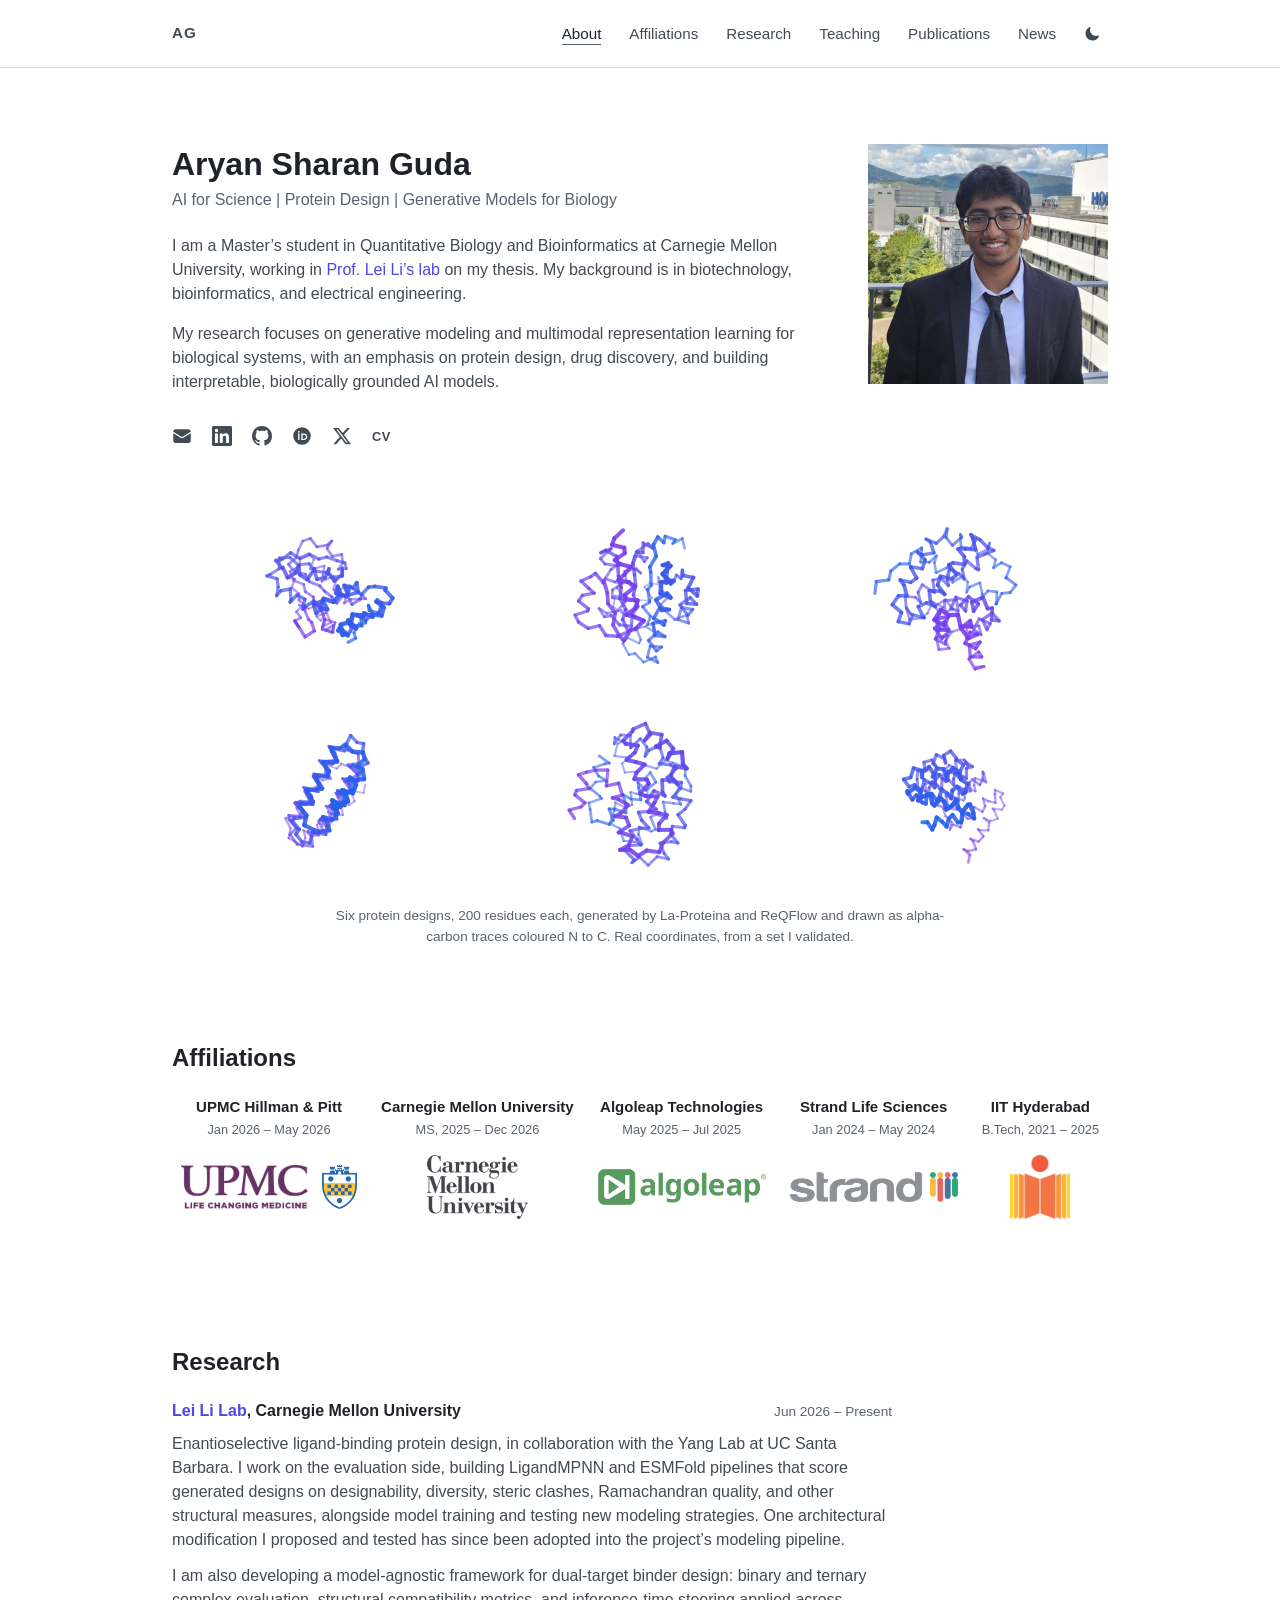
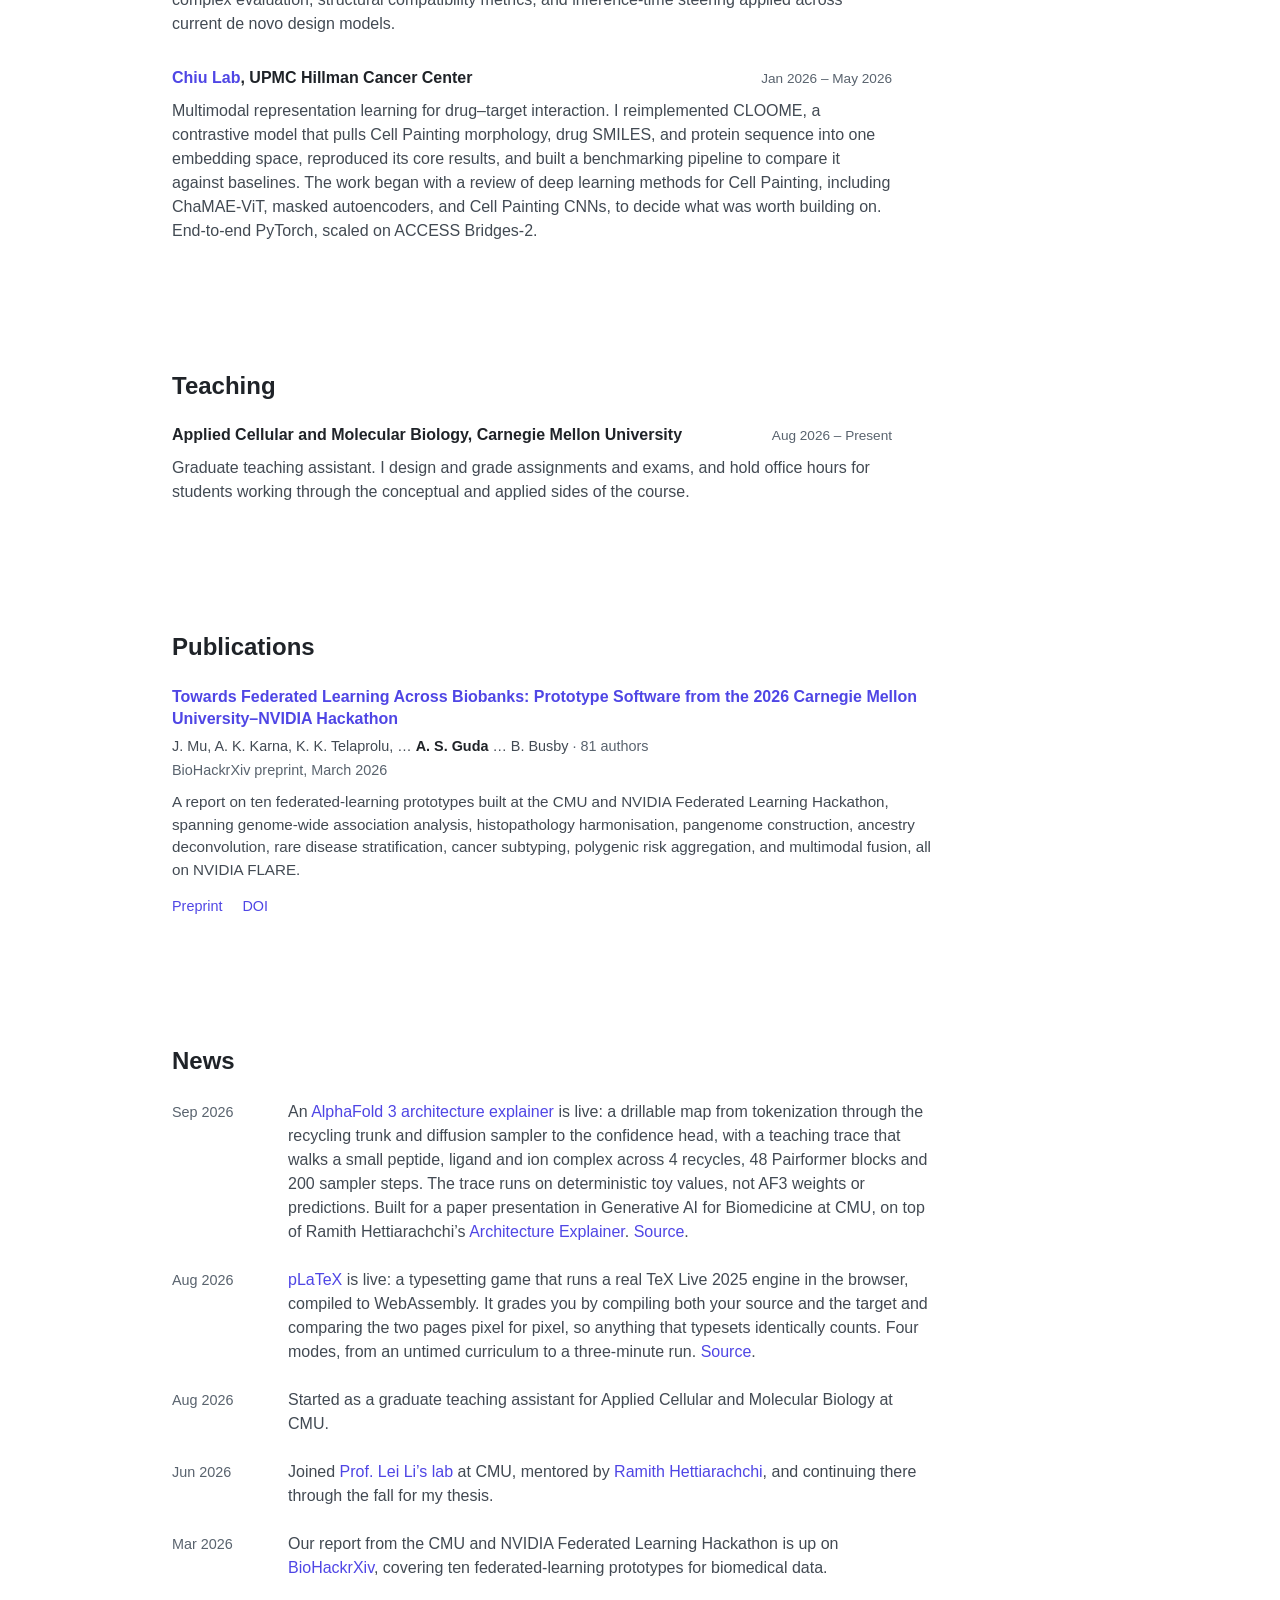
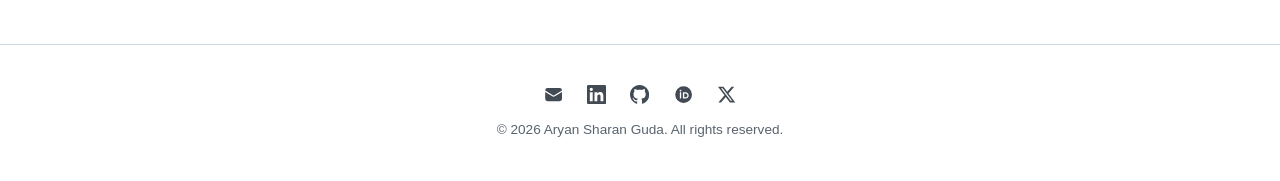
<file: index.html>
<!DOCTYPE html>
<html lang="en">
<head>
    <meta charset="UTF-8">
    <meta name="viewport" content="width=device-width, initial-scale=1.0">
    <title>Aryan Sharan Guda | Portfolio</title>
    <meta name="description" content="Personal portfolio of Aryan Sharan Guda, researcher in Quantitative Biology, Bioinformatics, and AI.">
    <link rel="canonical" href="https://gasredx09.github.io/">
    <meta name="theme-color" content="#0a0a0f">

    <meta property="og:type" content="website">
    <meta property="og:url" content="https://gasredx09.github.io/">
    <meta property="og:title" content="Aryan Sharan Guda">
    <meta property="og:site_name" content="Aryan Sharan Guda">
    <meta property="og:description" content="MS student in Quantitative Biology and Bioinformatics at Carnegie Mellon. Generative models and multimodal representation learning for protein design and drug discovery.">
    <meta name="twitter:card" content="summary">
    <meta name="twitter:site" content="@gasredX_09">
    <meta name="twitter:creator" content="@gasredX_09">
    <meta name="twitter:title" content="Aryan Sharan Guda">
    <meta name="twitter:description" content="MS student in Quantitative Biology and Bioinformatics at Carnegie Mellon. Generative models and multimodal representation learning for protein design and drug discovery.">

    <link rel="icon" href="data:image/svg+xml,%3Csvg xmlns='http://www.w3.org/2000/svg' viewBox='0 0 32 32'%3E%3Cpath d='M7.7 27.5 L4.9 25.1 L4.0 19.9 L6.0 17.9 L10.4 20.4 L10.4 18.7 L9.7 13.8 L13.4 14.4 L16.8 16.0 L15.7 12.0 L16.4 8.5 L21.0 10.7 L22.4 10.5 L20.9 5.5 L24.2 4.5 L28.0 7.1' fill='none' stroke='%237c6cf0' stroke-width='3.0' stroke-linecap='round' stroke-linejoin='round'/%3E%3C/svg%3E">

    <link rel="stylesheet" href="style.css">
    <script>(function(){var t=localStorage.getItem('theme');if(t==='light'||t==='dark')document.documentElement.setAttribute('data-theme',t);})();</script>
</head>
<body>

    <svg width="0" height="0" style="position:absolute" aria-hidden="true" focusable="false">
        <defs>
            <symbol id="i-mail" viewBox="0 0 24 24"><path d="M1.5 8.67v8.58a3 3 0 0 0 3 3h15a3 3 0 0 0 3-3V8.67l-8.928 5.493a3 3 0 0 1-3.144 0L1.5 8.67Z"/><path d="M22.5 6.908V6.75a3 3 0 0 0-3-3h-15a3 3 0 0 0-3 3v.158l9.714 5.978a1.5 1.5 0 0 0 1.572 0L22.5 6.908Z"/></symbol>
            <symbol id="i-github" viewBox="0 0 16 16"><path d="M8 0C3.58 0 0 3.58 0 8c0 3.54 2.29 6.53 5.47 7.59.4.07.55-.17.55-.38 0-.19-.01-.82-.01-1.49-2.01.37-2.53-.49-2.69-.94-.09-.23-.48-.94-.82-1.13-.28-.15-.68-.52-.01-.53.63-.01 1.08.58 1.23.82.72 1.21 1.87.87 2.33.66.07-.52.28-.87.51-1.07-1.78-.2-3.64-.89-3.64-3.95 0-.87.31-1.59.82-2.15-.08-.2-.36-1.02.08-2.12 0 0 .67-.21 2.2.82.64-.18 1.32-.27 2-.27.68 0 1.36.09 2 .27 1.53-1.04 2.2-.82 2.2-.82.44 1.1.16 1.92.08 2.12.51.56.82 1.27.82 2.15 0 3.07-1.87 3.75-3.65 3.95.29.25.54.73.54 1.48 0 1.07-.01 1.93-.01 2.2 0 .21.15.46.55.38A8.012 8.012 0 0 0 16 8c0-4.42-3.58-8-8-8Z"/></symbol>
            <symbol id="i-linkedin" viewBox="0 0 24 24"><path d="M20.447 20.452h-3.554v-5.569c0-1.328-.027-3.037-1.852-3.037-1.853 0-2.136 1.445-2.136 2.939v5.667H9.351V9h3.414v1.561h.046c.477-.9 1.637-1.85 3.37-1.85 3.601 0 4.267 2.37 4.267 5.455v6.286ZM5.337 7.433a2.062 2.062 0 0 1-2.063-2.065 2.064 2.064 0 1 1 2.063 2.065Zm1.782 13.019H3.555V9h3.564v11.452ZM22.225 0H1.771C.792 0 0 .774 0 1.729v20.542C0 23.227.792 24 1.771 24h20.451C23.2 24 24 23.227 24 22.271V1.729C24 .774 23.2 0 22.222 0h.003Z"/></symbol>
            <symbol id="i-x" viewBox="0 0 24 24"><path d="M18.244 2.25h3.308l-7.227 8.26 8.502 11.24H16.17l-5.214-6.817L4.99 21.75H1.68l7.73-8.835L1.254 2.25H8.08l4.713 6.231 5.45-6.231Zm-1.161 17.52h1.833L7.084 4.126H5.117l11.966 15.644Z"/></symbol>
            <symbol id="i-sun" viewBox="0 0 24 24"><path d="M12 2.25a.75.75 0 0 1 .75.75v1.5a.75.75 0 0 1-1.5 0V3a.75.75 0 0 1 .75-.75Zm6.364 2.386a.75.75 0 0 1 0 1.06l-1.06 1.061a.75.75 0 1 1-1.061-1.06l1.06-1.061a.75.75 0 0 1 1.061 0ZM21.75 12a.75.75 0 0 1-.75.75h-1.5a.75.75 0 0 1 0-1.5H21a.75.75 0 0 1 .75.75Zm-2.386 6.364a.75.75 0 0 1-1.06 0l-1.061-1.06a.75.75 0 1 1 1.06-1.061l1.061 1.06a.75.75 0 0 1 0 1.061ZM12 19.5a.75.75 0 0 1 .75.75V21a.75.75 0 0 1-1.5 0v-.75a.75.75 0 0 1 .75-.75ZM5.636 18.364a.75.75 0 0 1 0-1.06l1.06-1.061a.75.75 0 1 1 1.061 1.06l-1.06 1.061a.75.75 0 0 1-1.061 0ZM4.5 12a.75.75 0 0 1-.75.75H3a.75.75 0 0 1 0-1.5h.75A.75.75 0 0 1 4.5 12Zm2.196-6.304a.75.75 0 0 1 1.061 0l1.06 1.06A.75.75 0 0 1 7.757 7.82l-1.06-1.06a.75.75 0 0 1 0-1.062ZM12 6.75a5.25 5.25 0 1 0 0 10.5 5.25 5.25 0 0 0 0-10.5Z"/></symbol>
            <symbol id="i-moon" viewBox="0 0 24 24"><path d="M9.528 1.718a.75.75 0 0 1 .162.819A8.97 8.97 0 0 0 9 6a9 9 0 0 0 9 9 8.97 8.97 0 0 0 3.463-.69.75.75 0 0 1 .981.98 10.503 10.503 0 0 1-9.694 6.46c-5.799 0-10.5-4.7-10.5-10.5 0-4.368 2.667-8.112 6.46-9.694a.75.75 0 0 1 .818.162Z"/></symbol>
            <symbol id="i-orcid" viewBox="0 0 256 256"><path d="M128 16a112 112 0 1 0 0 224 112 112 0 0 0 0-224Zm-41 46.5a11.6 11.6 0 1 1 0 23.2 11.6 11.6 0 0 1 0-23.2ZM95.9 97.3v83.4H78.1V97.3ZM118.9 97.3h32.4c30.8 0 44.4 22 44.4 41.8 0 21.5-16.8 41.6-44.2 41.6h-32.6Zm17.8 15.9v51.6h13.7c19.5 0 28.4-11.8 28.4-25.8 0-13-8.4-25.8-28.4-25.8Z"/></symbol>
        </defs>
    </svg>

    <a href="#about" class="skip-link">Skip to content</a>

    <nav class="navbar">
        <div class="nav-container">
            <a href="#about" class="nav-brand" aria-label="Aryan Sharan Guda, home">AG</a>
            <button class="nav-toggle" type="button" aria-expanded="false" aria-controls="nav-links" aria-label="Open navigation menu">
                <span class="nav-toggle-bar"></span>
                <span class="nav-toggle-bar"></span>
                <span class="nav-toggle-bar"></span>
            </button>
            <ul class="nav-links" id="nav-links">
                <li><a href="#about">About</a></li>
                <li><a href="#affiliations">Affiliations</a></li>
                <li><a href="#research">Research</a></li>
                <li><a href="#teaching">Teaching</a></li>
                <li><a href="#publications">Publications</a></li>
                <li><a href="#news">News</a></li>
            </ul>
            <button class="theme-toggle" type="button" aria-label="Switch to light theme">
                <svg class="icon icon-sun" aria-hidden="true" focusable="false"><use href="#i-sun"/></svg>
                <svg class="icon icon-moon" aria-hidden="true" focusable="false"><use href="#i-moon"/></svg>
            </button>
        </div>
    </nav>

    <main>
        <!-- Hero / About Section -->
        <section id="about" class="section hero">
            <div class="hero-content">
                <div class="hero-text">
                    <h1 class="hero-title">Aryan Sharan Guda</h1>
                    <h2 class="hero-subtitle">AI for Science | Protein Design | Generative Models for Biology</h2>
                    <div class="hero-bio">
                        <p>I am a Master’s student in Quantitative Biology and Bioinformatics at Carnegie Mellon University, working in <a href="https://leililab.github.io" rel="noopener" target="_blank">Prof. Lei Li’s lab</a> on my thesis. My background is in biotechnology, bioinformatics, and electrical engineering.</p>
                        <p>My research focuses on generative modeling and multimodal representation learning for biological systems, with an emphasis on protein design, drug discovery, and building interpretable, biologically grounded AI models.</p>
                    </div>
                    <div class="social-links">
                        <a href="mailto:aryanshg@andrew.cmu.edu" class="social-icon" aria-label="Email Aryan"><svg class="icon" aria-hidden="true" focusable="false"><use href="#i-mail"/></svg></a>
                        <a href="https://www.linkedin.com/in/gasredx09/" class="social-icon" aria-label="LinkedIn profile" rel="me noopener" target="_blank"><svg class="icon" aria-hidden="true" focusable="false"><use href="#i-linkedin"/></svg></a>
                        <a href="https://github.com/gasredX09" class="social-icon" aria-label="GitHub profile" rel="me noopener" target="_blank"><svg class="icon" aria-hidden="true" focusable="false"><use href="#i-github"/></svg></a>
                        <a href="https://orcid.org/0009-0001-7684-9786" class="social-icon" aria-label="ORCID record" rel="me noopener" target="_blank"><svg class="icon" aria-hidden="true" focusable="false"><use href="#i-orcid"/></svg></a>
                    <a href="https://x.com/gasredX_09" class="social-icon" aria-label="X profile" rel="me noopener" target="_blank"><svg class="icon" aria-hidden="true" focusable="false"><use href="#i-x"/></svg></a>
                        <a href="Aryan-PhD-CV.pdf" class="social-icon social-cv" aria-label="Curriculum vitae" rel="noopener" target="_blank">CV</a>
                    </div>
                </div>
                <img class="hero-photo" src="assets/aryan-guda.jpg" alt="Aryan Sharan Guda"
                     width="480" height="480" loading="lazy" decoding="async">
            </div>
        </section>

        <!-- Generated backbones from the structural validation set -->
        <section class="section structure-section">
            <figure class="structure" hidden>
                <canvas class="structure-canvas" role="img"
                        aria-label="Alpha-carbon traces of six generated protein backbones from La-Proteina and ReQFlow, which turn as the page scrolls and can each be dragged to rotate"></canvas>
                <figcaption class="structure-caption">Six protein designs, 200 residues each, generated by La-Proteina and ReQFlow and drawn as alpha-carbon traces coloured N to C. Real coordinates, from a set I validated.</figcaption>
            </figure>
        </section>

        <!-- Affiliations Section -->
        <section id="affiliations" class="section">
            <h2 class="section-title">Affiliations</h2>
            <ul class="affil-strip">

                <li class="affil">
                    <p class="affil-name">UPMC Hillman &amp; Pitt</p>
                    <p class="affil-date">Jan 2026 – May 2026</p>
                    <a class="affil-logo affil-logo-pair" href="https://www.chiu-lab.org/" rel="noopener" target="_blank">
                        <img class="logo-dark" src="assets/logos/upmc.png" width="320" height="110" alt="" loading="lazy" decoding="async">
                        <img class="logo-light" src="assets/logos/upmc-light.png" width="320" height="111" alt="" loading="lazy" decoding="async">
                        <img class="logo-dark" src="assets/logos/pitt.png" width="111" height="139" alt="" loading="lazy" decoding="async">
                        <img class="logo-light" src="assets/logos/pitt-light.png" width="254" height="320" alt="" loading="lazy" decoding="async">
                    </a>
                </li>
                <li class="affil">
                    <p class="affil-name">Carnegie Mellon University</p>
                    <p class="affil-date">MS, 2025 – Dec 2026</p>
                    <a class="affil-logo" href="https://www.cmu.edu/" rel="noopener" target="_blank">
                        <img class="logo-dark" src="assets/logos/cmu.png" width="320" height="204" alt="" loading="lazy" decoding="async">
                        <img class="logo-light" src="assets/logos/cmu-light.png" width="320" height="204" alt="" loading="lazy" decoding="async">
                    </a>
                </li>
                <li class="affil">
                    <p class="affil-name">Algoleap Technologies</p>
                    <p class="affil-date">May 2025 – Jul 2025</p>
                    <a class="affil-logo" href="https://algoleap.com/" rel="noopener" target="_blank">
                        <img src="assets/logos/algoleap.png" alt="" width="320" height="68" loading="lazy" decoding="async">
                    </a>
                </li>
                <li class="affil">
                    <p class="affil-name">Strand Life Sciences</p>
                    <p class="affil-date">Jan 2024 – May 2024</p>
                    <a class="affil-logo" href="https://strandls.com/" rel="noopener" target="_blank">
                        <img class="logo-dark" src="assets/logos/strand.png" width="320" height="61" alt="" loading="lazy" decoding="async">
                        <img class="logo-light" src="assets/logos/strand-light.png" width="320" height="59" alt="" loading="lazy" decoding="async">
                    </a>
                </li>
                <li class="affil">
                    <p class="affil-name">IIT Hyderabad</p>
                    <p class="affil-date">B.Tech, 2021 – 2025</p>
                    <a class="affil-logo" href="https://iith.ac.in/" rel="noopener" target="_blank">
                        <img src="assets/logos/iith.png" alt="" width="299" height="320" loading="lazy" decoding="async">
                    </a>
                </li>

            </ul>
        </section>

        <!-- Research Section -->
        <section id="research" class="section">
            <h2 class="section-title">Research</h2>

            <div class="role">
                <div class="role-head">
                    <h3 class="role-where"><a href="https://leililab.github.io" rel="noopener" target="_blank">Lei Li Lab</a>, Carnegie Mellon University</h3>
                    <span class="role-date">Jun 2026 &ndash; Present</span>
                </div>
                <p class="role-body">Enantioselective ligand-binding protein design, in collaboration with the Yang Lab at UC Santa Barbara. I work on the evaluation side, building LigandMPNN and ESMFold pipelines that score generated designs on designability, diversity, steric clashes, Ramachandran quality, and other structural measures, alongside model training and testing new modeling strategies. One architectural modification I proposed and tested has since been adopted into the project&rsquo;s modeling pipeline.</p>
                <p class="role-body">I am also developing a model-agnostic framework for dual-target binder design: binary and ternary complex evaluation, structural compatibility metrics, and inference-time steering applied across current de novo design models.</p>
            </div>

            <div class="role">
                <div class="role-head">
                    <h3 class="role-where"><a href="https://www.chiu-lab.org/" rel="noopener" target="_blank">Chiu Lab</a>, UPMC Hillman Cancer Center</h3>
                    <span class="role-date">Jan 2026 &ndash; May 2026</span>
                </div>
                <p class="role-body">Multimodal representation learning for drug&ndash;target interaction. I reimplemented CLOOME, a contrastive model that pulls Cell Painting morphology, drug SMILES, and protein sequence into one embedding space, reproduced its core results, and built a benchmarking pipeline to compare it against baselines. The work began with a review of deep learning methods for Cell Painting, including ChaMAE-ViT, masked autoencoders, and Cell Painting CNNs, to decide what was worth building on. End-to-end PyTorch, scaled on ACCESS Bridges-2.</p>
            </div>
        </section>

        <!-- Teaching Section -->
        <section id="teaching" class="section">
            <h2 class="section-title">Teaching</h2>
            <div class="role">
                <div class="role-head">
                    <h3 class="role-where">Applied Cellular and Molecular Biology, Carnegie Mellon University</h3>
                    <span class="role-date">Aug 2026 &ndash; Present</span>
                </div>
                <p class="role-body">Graduate teaching assistant. I design and grade assignments and exams, and hold office hours for students working through the conceptual and applied sides of the course.</p>
            </div>
        </section>

        <!-- Publications Section -->
        <section id="publications" class="section">
            <h2 class="section-title">Publications</h2>
            <ul class="pub-list">
                <li class="pub-item">
                    <h3 class="pub-title"><a href="https://osf.io/preprints/biohackrxiv/5psfj_v1" rel="noopener" target="_blank">Towards Federated Learning Across Biobanks: Prototype Software from the 2026 Carnegie Mellon University&ndash;NVIDIA Hackathon</a></h3>
                    <p class="pub-authors">J. Mu, A. K. Karna, K. K. Telaprolu, &hellip; <strong>A. S. Guda</strong> &hellip; B. Busby <span class="pub-count">81 authors</span></p>
                    <p class="pub-venue">BioHackrXiv preprint, March 2026</p>
                    <p class="pub-note">A report on ten federated-learning prototypes built at the CMU and NVIDIA Federated Learning Hackathon, spanning genome-wide association analysis, histopathology harmonisation, pangenome construction, ancestry deconvolution, rare disease stratification, cancer subtyping, polygenic risk aggregation, and multimodal fusion, all on NVIDIA FLARE.</p>
                    <p class="project-links">
                        <a href="https://osf.io/preprints/biohackrxiv/5psfj_v1" rel="noopener" target="_blank">Preprint</a>
                        <a href="https://doi.org/10.37044/osf.io/5psfj_v1" rel="noopener" target="_blank">DOI</a>
                    </p>
                </li>
            </ul>
        </section>

        <!-- News Section -->
        <section id="news" class="section">
            <h2 class="section-title">News</h2>
            <ul class="news-list">
                <li class="news-item">
                    <span class="news-date">Sep 2026</span>
                    <p class="news-body">An <a href="https://gasredx09.github.io/af3-visualizer/" rel="noopener" target="_blank">AlphaFold 3 architecture explainer</a> is live: a drillable map from tokenization through the recycling trunk and diffusion sampler to the confidence head, with a teaching trace that walks a small peptide, ligand and ion complex across 4 recycles, 48 Pairformer blocks and 200 sampler steps. The trace runs on deterministic toy values, not AF3 weights or predictions. Built for a paper presentation in Generative AI for Biomedicine at CMU, on top of Ramith Hettiarachchi’s <a href="https://github.com/ramithuh/explainer" rel="noopener" target="_blank">Architecture Explainer</a>. <a href="https://github.com/gasredX09/af3-visualizer" rel="noopener" target="_blank">Source</a>.</p>
                </li>
                <li class="news-item">
                    <span class="news-date">Aug 2026</span>
                    <p class="news-body"><a href="https://gasredx09.github.io/pLaTeX/" rel="noopener" target="_blank">pLaTeX</a> is live: a typesetting game that runs a real TeX Live 2025 engine in the browser, compiled to WebAssembly. It grades you by compiling both your source and the target and comparing the two pages pixel for pixel, so anything that typesets identically counts. Four modes, from an untimed curriculum to a three-minute run. <a href="https://github.com/gasredX09/pLaTeX" rel="noopener" target="_blank">Source</a>.</p>
                </li>
                <li class="news-item">
                    <span class="news-date">Aug 2026</span>
                    <p class="news-body">Started as a graduate teaching assistant for Applied Cellular and Molecular Biology at CMU.</p>
                </li>
                <li class="news-item">
                    <span class="news-date">Jun 2026</span>
                    <p class="news-body">Joined <a href="https://leililab.github.io" rel="noopener" target="_blank">Prof. Lei Li’s lab</a> at CMU, mentored by <a href="https://ramith.fyi" rel="noopener" target="_blank">Ramith Hettiarachchi</a>, and continuing there through the fall for my thesis.</p>
                </li>
                <li class="news-item">
                    <span class="news-date">Mar 2026</span>
                    <p class="news-body">Our report from the CMU and NVIDIA Federated Learning Hackathon is up on <a href="https://osf.io/preprints/biohackrxiv/5psfj_v1" rel="noopener" target="_blank">BioHackrXiv</a>, covering ten federated-learning prototypes for biomedical data.</p>
                </li>
            </ul>
        </section>

    </main>

    <footer class="footer">
        <div class="footer-content">
            <div class="footer-social">
                <a href="mailto:aryanshg@andrew.cmu.edu" aria-label="Email Aryan"><svg class="icon" aria-hidden="true" focusable="false"><use href="#i-mail"/></svg></a>
                <a href="https://www.linkedin.com/in/gasredx09/" aria-label="LinkedIn profile" rel="me noopener" target="_blank"><svg class="icon" aria-hidden="true" focusable="false"><use href="#i-linkedin"/></svg></a>
                <a href="https://github.com/gasredX09" aria-label="GitHub profile" rel="me noopener" target="_blank"><svg class="icon" aria-hidden="true" focusable="false"><use href="#i-github"/></svg></a>
                <a href="https://orcid.org/0009-0001-7684-9786" aria-label="ORCID record" rel="me noopener" target="_blank"><svg class="icon" aria-hidden="true" focusable="false"><use href="#i-orcid"/></svg></a>
                <a href="https://x.com/gasredX_09" aria-label="X profile" rel="me noopener" target="_blank"><svg class="icon" aria-hidden="true" focusable="false"><use href="#i-x"/></svg></a>
            </div>
            <p>&copy; 2026 Aryan Sharan Guda. All rights reserved.</p>
        </div>
    </footer>

    <script src="script.js"></script>
    <script src="assets/backbones.js"></script>
    <script src="protein.js"></script>
</body>
</html>
</file>
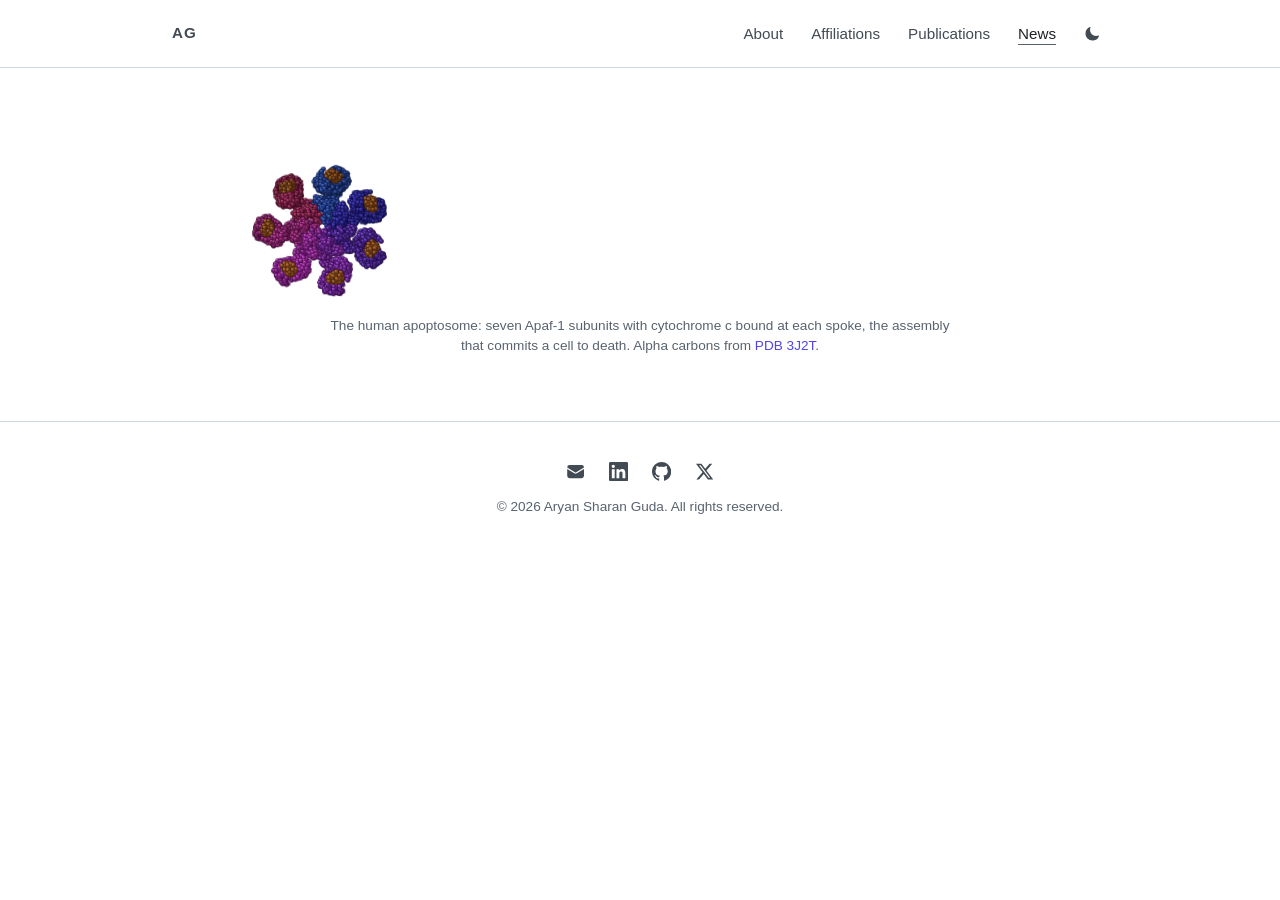
<file: .apo.html>
<!DOCTYPE html>
<html lang="en">
<head>
    <meta charset="UTF-8">
    <meta name="viewport" content="width=device-width, initial-scale=1.0">
    <title>Aryan Sharan Guda | Portfolio</title>
    <meta name="description" content="Personal portfolio of Aryan Sharan Guda, researcher in Quantitative Biology, Bioinformatics, and AI.">
    <link rel="canonical" href="https://gasredx09.github.io/">
    <meta name="theme-color" content="#0a0a0f">

    <meta property="og:type" content="website">
    <meta property="og:url" content="https://gasredx09.github.io/">
    <meta property="og:title" content="Aryan Sharan Guda">
    <meta property="og:site_name" content="Aryan Sharan Guda">
    <meta property="og:description" content="MS student in Quantitative Biology and Bioinformatics at Carnegie Mellon. Generative models and multimodal representation learning for protein design and drug discovery.">
    <meta name="twitter:card" content="summary">
    <meta name="twitter:site" content="@gasredX_09">
    <meta name="twitter:creator" content="@gasredX_09">
    <meta name="twitter:title" content="Aryan Sharan Guda">
    <meta name="twitter:description" content="MS student in Quantitative Biology and Bioinformatics at Carnegie Mellon. Generative models and multimodal representation learning for protein design and drug discovery.">

    <link rel="icon" href="data:image/svg+xml,%3Csvg xmlns='http://www.w3.org/2000/svg' viewBox='0 0 32 32'%3E%3Cpath d='M7.7 27.5 L4.9 25.1 L4.0 19.9 L6.0 17.9 L10.4 20.4 L10.4 18.7 L9.7 13.8 L13.4 14.4 L16.8 16.0 L15.7 12.0 L16.4 8.5 L21.0 10.7 L22.4 10.5 L20.9 5.5 L24.2 4.5 L28.0 7.1' fill='none' stroke='%237c6cf0' stroke-width='3.0' stroke-linecap='round' stroke-linejoin='round'/%3E%3C/svg%3E">

    <link rel="stylesheet" href="style.css">
    <script>(function(){var t=localStorage.getItem('theme');if(t==='light'||t==='dark')document.documentElement.setAttribute('data-theme',t);})();</script>
<style>.hero,#affiliations,#publications,#news,.structure-section{display:none}main{padding-top:90px}</style></head>
<body>

    <svg width="0" height="0" style="position:absolute" aria-hidden="true" focusable="false">
        <defs>
            <symbol id="i-mail" viewBox="0 0 24 24"><path d="M1.5 8.67v8.58a3 3 0 0 0 3 3h15a3 3 0 0 0 3-3V8.67l-8.928 5.493a3 3 0 0 1-3.144 0L1.5 8.67Z"/><path d="M22.5 6.908V6.75a3 3 0 0 0-3-3h-15a3 3 0 0 0-3 3v.158l9.714 5.978a1.5 1.5 0 0 0 1.572 0L22.5 6.908Z"/></symbol>
            <symbol id="i-github" viewBox="0 0 16 16"><path d="M8 0C3.58 0 0 3.58 0 8c0 3.54 2.29 6.53 5.47 7.59.4.07.55-.17.55-.38 0-.19-.01-.82-.01-1.49-2.01.37-2.53-.49-2.69-.94-.09-.23-.48-.94-.82-1.13-.28-.15-.68-.52-.01-.53.63-.01 1.08.58 1.23.82.72 1.21 1.87.87 2.33.66.07-.52.28-.87.51-1.07-1.78-.2-3.64-.89-3.64-3.95 0-.87.31-1.59.82-2.15-.08-.2-.36-1.02.08-2.12 0 0 .67-.21 2.2.82.64-.18 1.32-.27 2-.27.68 0 1.36.09 2 .27 1.53-1.04 2.2-.82 2.2-.82.44 1.1.16 1.92.08 2.12.51.56.82 1.27.82 2.15 0 3.07-1.87 3.75-3.65 3.95.29.25.54.73.54 1.48 0 1.07-.01 1.93-.01 2.2 0 .21.15.46.55.38A8.012 8.012 0 0 0 16 8c0-4.42-3.58-8-8-8Z"/></symbol>
            <symbol id="i-linkedin" viewBox="0 0 24 24"><path d="M20.447 20.452h-3.554v-5.569c0-1.328-.027-3.037-1.852-3.037-1.853 0-2.136 1.445-2.136 2.939v5.667H9.351V9h3.414v1.561h.046c.477-.9 1.637-1.85 3.37-1.85 3.601 0 4.267 2.37 4.267 5.455v6.286ZM5.337 7.433a2.062 2.062 0 0 1-2.063-2.065 2.064 2.064 0 1 1 2.063 2.065Zm1.782 13.019H3.555V9h3.564v11.452ZM22.225 0H1.771C.792 0 0 .774 0 1.729v20.542C0 23.227.792 24 1.771 24h20.451C23.2 24 24 23.227 24 22.271V1.729C24 .774 23.2 0 22.222 0h.003Z"/></symbol>
            <symbol id="i-x" viewBox="0 0 24 24"><path d="M18.244 2.25h3.308l-7.227 8.26 8.502 11.24H16.17l-5.214-6.817L4.99 21.75H1.68l7.73-8.835L1.254 2.25H8.08l4.713 6.231 5.45-6.231Zm-1.161 17.52h1.833L7.084 4.126H5.117l11.966 15.644Z"/></symbol>
            <symbol id="i-sun" viewBox="0 0 24 24"><path d="M12 2.25a.75.75 0 0 1 .75.75v1.5a.75.75 0 0 1-1.5 0V3a.75.75 0 0 1 .75-.75Zm6.364 2.386a.75.75 0 0 1 0 1.06l-1.06 1.061a.75.75 0 1 1-1.061-1.06l1.06-1.061a.75.75 0 0 1 1.061 0ZM21.75 12a.75.75 0 0 1-.75.75h-1.5a.75.75 0 0 1 0-1.5H21a.75.75 0 0 1 .75.75Zm-2.386 6.364a.75.75 0 0 1-1.06 0l-1.061-1.06a.75.75 0 1 1 1.06-1.061l1.061 1.06a.75.75 0 0 1 0 1.061ZM12 19.5a.75.75 0 0 1 .75.75V21a.75.75 0 0 1-1.5 0v-.75a.75.75 0 0 1 .75-.75ZM5.636 18.364a.75.75 0 0 1 0-1.06l1.06-1.061a.75.75 0 1 1 1.061 1.06l-1.06 1.061a.75.75 0 0 1-1.061 0ZM4.5 12a.75.75 0 0 1-.75.75H3a.75.75 0 0 1 0-1.5h.75A.75.75 0 0 1 4.5 12Zm2.196-6.304a.75.75 0 0 1 1.061 0l1.06 1.06A.75.75 0 0 1 7.757 7.82l-1.06-1.06a.75.75 0 0 1 0-1.062ZM12 6.75a5.25 5.25 0 1 0 0 10.5 5.25 5.25 0 0 0 0-10.5Z"/></symbol>
            <symbol id="i-moon" viewBox="0 0 24 24"><path d="M9.528 1.718a.75.75 0 0 1 .162.819A8.97 8.97 0 0 0 9 6a9 9 0 0 0 9 9 8.97 8.97 0 0 0 3.463-.69.75.75 0 0 1 .981.98 10.503 10.503 0 0 1-9.694 6.46c-5.799 0-10.5-4.7-10.5-10.5 0-4.368 2.667-8.112 6.46-9.694a.75.75 0 0 1 .818.162Z"/></symbol>
        </defs>
    </svg>

    <a href="#about" class="skip-link">Skip to content</a>

    <nav class="navbar">
        <div class="nav-container">
            <a href="#about" class="nav-brand" aria-label="Aryan Sharan Guda, home">AG</a>
            <button class="nav-toggle" type="button" aria-expanded="false" aria-controls="nav-links" aria-label="Open navigation menu">
                <span class="nav-toggle-bar"></span>
                <span class="nav-toggle-bar"></span>
                <span class="nav-toggle-bar"></span>
            </button>
            <ul class="nav-links" id="nav-links">
                <li><a href="#about">About</a></li>
                <li><a href="#affiliations">Affiliations</a></li>
                <li><a href="#publications">Publications</a></li>
                <li><a href="#news">News</a></li>
            </ul>
            <button class="theme-toggle" type="button" aria-label="Switch to light theme">
                <svg class="icon icon-sun" aria-hidden="true" focusable="false"><use href="#i-sun"/></svg>
                <svg class="icon icon-moon" aria-hidden="true" focusable="false"><use href="#i-moon"/></svg>
            </button>
        </div>
    </nav>

    <main>
        <!-- Hero / About Section -->
        <section id="about" class="section hero">
            <div class="hero-content">
                <div class="hero-text">
                    <h1 class="hero-title">Aryan Sharan Guda</h1>
                    <h2 class="hero-subtitle">AI for Science | Protein Design | Generative Models for Biology</h2>
                    <div class="hero-bio">
                        <p>I am a Master’s student in Quantitative Biology and Bioinformatics at Carnegie Mellon University, working in <a href="https://leililab.github.io" rel="noopener" target="_blank">Prof. Lei Li’s lab</a> on my thesis. My background is in biotechnology, bioinformatics, and electrical engineering.</p>
                        <p>My research focuses on generative modeling and multimodal representation learning for biological systems, with an emphasis on protein design, drug discovery, and building interpretable, biologically grounded AI models.</p>
                    </div>
                    <div class="social-links">
                        <a href="mailto:aryanshg@andrew.cmu.edu" class="social-icon" aria-label="Email Aryan"><svg class="icon" aria-hidden="true" focusable="false"><use href="#i-mail"/></svg></a>
                        <a href="https://www.linkedin.com/in/gasredx09/" class="social-icon" aria-label="LinkedIn profile" rel="me noopener" target="_blank"><svg class="icon" aria-hidden="true" focusable="false"><use href="#i-linkedin"/></svg></a>
                        <a href="https://github.com/gasredX09" class="social-icon" aria-label="GitHub profile" rel="me noopener" target="_blank"><svg class="icon" aria-hidden="true" focusable="false"><use href="#i-github"/></svg></a>
                        <a href="https://x.com/gasredX_09" class="social-icon" aria-label="X profile" rel="me noopener" target="_blank"><svg class="icon" aria-hidden="true" focusable="false"><use href="#i-x"/></svg></a>
                    </div>
                </div>
                <img class="hero-photo" src="assets/aryan-guda.jpg" alt="Aryan Sharan Guda"
                     width="480" height="480" loading="lazy" decoding="async">
            </div>
        </section>

        <!-- Generated backbones from the structural validation set -->
        <section class="section structure-section">
            <figure class="structure" hidden>
                <canvas class="structure-canvas" role="img"
                        aria-label="Alpha-carbon traces of six generated protein backbones from La-Proteina and ReQFlow, which turn as the page scrolls and can each be dragged to rotate"></canvas>
                <figcaption class="structure-caption">Six protein designs, 200 residues each, generated by La-Proteina and ReQFlow and drawn as alpha-carbon traces coloured N to C. Real coordinates, from a set I validated.</figcaption>
            </figure>
        </section>

        <!-- Affiliations Section -->
        <section id="affiliations" class="section">
            <h2 class="section-title">Affiliations</h2>
            <ul class="affil-strip">

                <li class="affil">
                    <p class="affil-name">UPMC Hillman &amp; Pitt</p>
                    <p class="affil-date">Jan 2026 – May 2026</p>
                    <a class="affil-logo affil-logo-pair" href="https://www.chiu-lab.org/" rel="noopener" target="_blank">
                        <img class="logo-dark" src="assets/logos/upmc.png" width="320" height="110" alt="" loading="lazy" decoding="async">
                        <img class="logo-light" src="assets/logos/upmc-light.png" width="320" height="111" alt="" loading="lazy" decoding="async">
                        <img class="logo-dark" src="assets/logos/pitt.png" width="111" height="139" alt="" loading="lazy" decoding="async">
                        <img class="logo-light" src="assets/logos/pitt-light.png" width="254" height="320" alt="" loading="lazy" decoding="async">
                    </a>
                </li>
                <li class="affil">
                    <p class="affil-name">Carnegie Mellon University</p>
                    <p class="affil-date">MS, 2025 – Dec 2026</p>
                    <a class="affil-logo" href="https://www.cmu.edu/" rel="noopener" target="_blank">
                        <img class="logo-dark" src="assets/logos/cmu.png" width="320" height="204" alt="" loading="lazy" decoding="async">
                        <img class="logo-light" src="assets/logos/cmu-light.png" width="320" height="204" alt="" loading="lazy" decoding="async">
                    </a>
                </li>
                <li class="affil">
                    <p class="affil-name">Algoleap Technologies</p>
                    <p class="affil-date">May 2025 – Jul 2025</p>
                    <a class="affil-logo" href="https://algoleap.com/" rel="noopener" target="_blank">
                        <img src="assets/logos/algoleap.png" alt="" width="320" height="68" loading="lazy" decoding="async">
                    </a>
                </li>
                <li class="affil">
                    <p class="affil-name">Strand Life Sciences</p>
                    <p class="affil-date">Jan 2024 – May 2024</p>
                    <a class="affil-logo" href="https://strandls.com/" rel="noopener" target="_blank">
                        <img class="logo-dark" src="assets/logos/strand.png" width="320" height="61" alt="" loading="lazy" decoding="async">
                        <img class="logo-light" src="assets/logos/strand-light.png" width="320" height="59" alt="" loading="lazy" decoding="async">
                    </a>
                </li>
                <li class="affil">
                    <p class="affil-name">IIT Hyderabad</p>
                    <p class="affil-date">B.Tech, 2021 – 2025</p>
                    <a class="affil-logo" href="https://iith.ac.in/" rel="noopener" target="_blank">
                        <img src="assets/logos/iith.png" alt="" width="299" height="320" loading="lazy" decoding="async">
                    </a>
                </li>

            </ul>
        </section>

        <!-- Human apoptosome, PDB 3J2T -->
        <section class="section apo-section">
            <figure class="apo" hidden>
                <canvas class="apoptosome-canvas" tabindex="0" role="img"
                        aria-label="Space-filling model of the human apoptosome, a seven-fold ring of Apaf-1 with cytochrome c bound at each spoke. Rotates while hovered or focused."></canvas>
                <figcaption class="structure-caption">The human apoptosome: seven Apaf-1 subunits with cytochrome c bound at each spoke, the assembly that commits a cell to death. Alpha carbons from <a href="https://www.rcsb.org/structure/3J2T" rel="noopener" target="_blank">PDB 3J2T</a>.</figcaption>
            </figure>
        </section>

        <!-- Publications Section -->
        <section id="publications" class="section">
            <h2 class="section-title">Publications</h2>
            <ul class="pub-list">
                <li class="pub-item">
                    <h3 class="pub-title"><a href="https://osf.io/preprints/biohackrxiv/5psfj_v1" rel="noopener" target="_blank">Towards Federated Learning Across Biobanks: Prototype Software from the 2026 Carnegie Mellon University&ndash;NVIDIA Hackathon</a></h3>
                    <p class="pub-authors">J. Mu, A. K. Karna, K. K. Telaprolu, &hellip; <strong>A. S. Guda</strong> &hellip; B. Busby <span class="pub-count">81 authors</span></p>
                    <p class="pub-venue">BioHackrXiv preprint, March 2026</p>
                    <p class="pub-note">A report on ten federated-learning prototypes built at the CMU and NVIDIA Federated Learning Hackathon, spanning genome-wide association analysis, histopathology harmonisation, pangenome construction, ancestry deconvolution, rare disease stratification, cancer subtyping, polygenic risk aggregation, and multimodal fusion, all on NVIDIA FLARE.</p>
                    <p class="project-links">
                        <a href="https://osf.io/preprints/biohackrxiv/5psfj_v1" rel="noopener" target="_blank">Preprint</a>
                        <a href="https://doi.org/10.37044/osf.io/5psfj_v1" rel="noopener" target="_blank">DOI</a>
                    </p>
                </li>
            </ul>
        </section>

        <!-- News Section -->
        <section id="news" class="section">
            <h2 class="section-title">News</h2>
            <ul class="news-list">
                <li class="news-item">
                    <span class="news-date">Aug 2026</span>
                    <p class="news-body"><a href="https://gasredx09.github.io/pLaTeX/" rel="noopener" target="_blank">pLaTeX</a> is live: a typesetting game that runs a real TeX Live 2025 engine in the browser, compiled to WebAssembly. It grades you by compiling both your source and the target and comparing the two pages pixel for pixel, so anything that typesets identically counts. Four modes, from an untimed curriculum to a three-minute run. <a href="https://github.com/gasredX09/pLaTeX" rel="noopener" target="_blank">Source</a>.</p>
                </li>
                <li class="news-item">
                    <span class="news-date">Jun 2026</span>
                    <p class="news-body">Joined <a href="https://leililab.github.io" rel="noopener" target="_blank">Prof. Lei Li’s lab</a> at CMU, mentored by <a href="https://ramith.fyi" rel="noopener" target="_blank">Ramith Hettiarachchi</a>, and continuing there through the fall for my thesis.</p>
                </li>
                <li class="news-item">
                    <span class="news-date">Mar 2026</span>
                    <p class="news-body">Our report from the CMU and NVIDIA Federated Learning Hackathon is up on <a href="https://osf.io/preprints/biohackrxiv/5psfj_v1" rel="noopener" target="_blank">BioHackrXiv</a>, covering ten federated-learning prototypes for biomedical data.</p>
                </li>
            </ul>
        </section>

    </main>

    <footer class="footer">
        <div class="footer-content">
            <div class="footer-social">
                <a href="mailto:aryanshg@andrew.cmu.edu" aria-label="Email Aryan"><svg class="icon" aria-hidden="true" focusable="false"><use href="#i-mail"/></svg></a>
                <a href="https://www.linkedin.com/in/gasredx09/" aria-label="LinkedIn profile" rel="me noopener" target="_blank"><svg class="icon" aria-hidden="true" focusable="false"><use href="#i-linkedin"/></svg></a>
                <a href="https://github.com/gasredX09" aria-label="GitHub profile" rel="me noopener" target="_blank"><svg class="icon" aria-hidden="true" focusable="false"><use href="#i-github"/></svg></a>
                <a href="https://x.com/gasredX_09" aria-label="X profile" rel="me noopener" target="_blank"><svg class="icon" aria-hidden="true" focusable="false"><use href="#i-x"/></svg></a>
            </div>
            <p>&copy; 2026 Aryan Sharan Guda. All rights reserved.</p>
        </div>
    </footer>

    <script src="script.js"></script>
    <script src="assets/backbones.js"></script>
    <script src="protein.js"></script>
    <script src="assets/apoptosome.js"></script>
    <script src="apoptosome.js"></script>
</body>
</html>
</file>
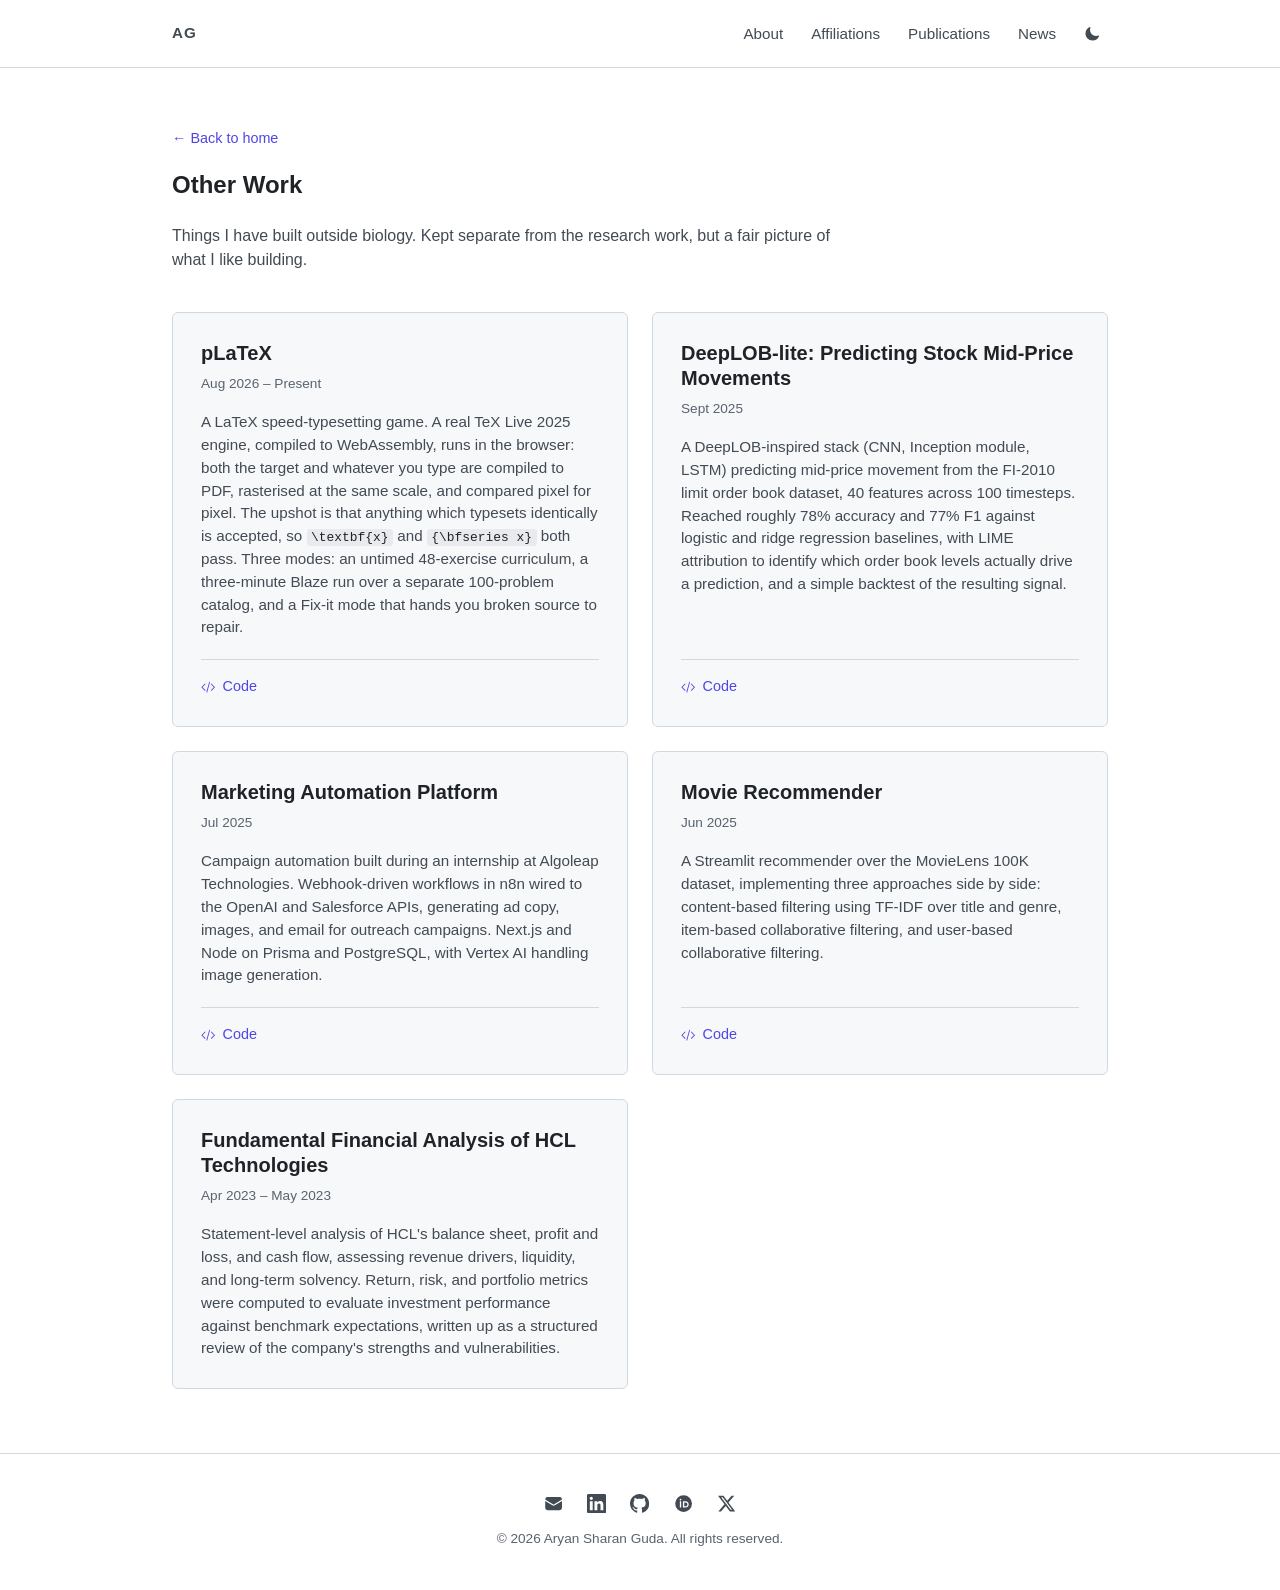
<file: other.html>
<!DOCTYPE html>
<html lang="en">
<head>
    <meta charset="UTF-8">
    <meta name="viewport" content="width=device-width, initial-scale=1.0">
    <title>Other Work | Aryan Sharan Guda</title>
    <meta name="description" content="Projects by Aryan Sharan Guda outside biology: LaTeX tooling, quantitative finance, and web engineering.">
    <link rel="canonical" href="https://gasredx09.github.io/other.html">
    <meta name="theme-color" content="#0a0a0f">
    <!-- Unlinked from the nav while the site is being reworked; keep it out of search results. -->
    <meta name="robots" content="noindex, nofollow">

    <meta property="og:type" content="website">
    <meta property="og:url" content="https://gasredx09.github.io/other.html">
    <meta property="og:title" content="Other Work | Aryan Sharan Guda">
    <meta property="og:site_name" content="Aryan Sharan Guda">
    <meta property="og:description" content="Projects outside biology: LaTeX tooling, quantitative finance, and web engineering.">
    <meta name="twitter:card" content="summary">
    <meta name="twitter:site" content="@gasredX_09">
    <meta name="twitter:creator" content="@gasredX_09">
    <meta name="twitter:title" content="Other Work | Aryan Sharan Guda">
    <meta name="twitter:description" content="Projects outside biology: LaTeX tooling, quantitative finance, and web engineering.">

    <link rel="icon" href="data:image/svg+xml,%3Csvg xmlns='http://www.w3.org/2000/svg' viewBox='0 0 32 32'%3E%3Cpath d='M7.7 27.5 L4.9 25.1 L4.0 19.9 L6.0 17.9 L10.4 20.4 L10.4 18.7 L9.7 13.8 L13.4 14.4 L16.8 16.0 L15.7 12.0 L16.4 8.5 L21.0 10.7 L22.4 10.5 L20.9 5.5 L24.2 4.5 L28.0 7.1' fill='none' stroke='%237c6cf0' stroke-width='3.0' stroke-linecap='round' stroke-linejoin='round'/%3E%3C/svg%3E">

    <link rel="stylesheet" href="style.css">
    <script>(function(){var t=localStorage.getItem('theme');if(t==='light'||t==='dark')document.documentElement.setAttribute('data-theme',t);})();</script>
</head>
<body>

    <svg width="0" height="0" style="position:absolute" aria-hidden="true" focusable="false">
        <defs>
            <symbol id="i-mail" viewBox="0 0 24 24"><path d="M1.5 8.67v8.58a3 3 0 0 0 3 3h15a3 3 0 0 0 3-3V8.67l-8.928 5.493a3 3 0 0 1-3.144 0L1.5 8.67Z"/><path d="M22.5 6.908V6.75a3 3 0 0 0-3-3h-15a3 3 0 0 0-3 3v.158l9.714 5.978a1.5 1.5 0 0 0 1.572 0L22.5 6.908Z"/></symbol>
            <symbol id="i-github" viewBox="0 0 16 16"><path d="M8 0C3.58 0 0 3.58 0 8c0 3.54 2.29 6.53 5.47 7.59.4.07.55-.17.55-.38 0-.19-.01-.82-.01-1.49-2.01.37-2.53-.49-2.69-.94-.09-.23-.48-.94-.82-1.13-.28-.15-.68-.52-.01-.53.63-.01 1.08.58 1.23.82.72 1.21 1.87.87 2.33.66.07-.52.28-.87.51-1.07-1.78-.2-3.64-.89-3.64-3.95 0-.87.31-1.59.82-2.15-.08-.2-.36-1.02.08-2.12 0 0 .67-.21 2.2.82.64-.18 1.32-.27 2-.27.68 0 1.36.09 2 .27 1.53-1.04 2.2-.82 2.2-.82.44 1.1.16 1.92.08 2.12.51.56.82 1.27.82 2.15 0 3.07-1.87 3.75-3.65 3.95.29.25.54.73.54 1.48 0 1.07-.01 1.93-.01 2.2 0 .21.15.46.55.38A8.012 8.012 0 0 0 16 8c0-4.42-3.58-8-8-8Z"/></symbol>
            <symbol id="i-linkedin" viewBox="0 0 24 24"><path d="M20.447 20.452h-3.554v-5.569c0-1.328-.027-3.037-1.852-3.037-1.853 0-2.136 1.445-2.136 2.939v5.667H9.351V9h3.414v1.561h.046c.477-.9 1.637-1.85 3.37-1.85 3.601 0 4.267 2.37 4.267 5.455v6.286ZM5.337 7.433a2.062 2.062 0 0 1-2.063-2.065 2.064 2.064 0 1 1 2.063 2.065Zm1.782 13.019H3.555V9h3.564v11.452ZM22.225 0H1.771C.792 0 0 .774 0 1.729v20.542C0 23.227.792 24 1.771 24h20.451C23.2 24 24 23.227 24 22.271V1.729C24 .774 23.2 0 22.222 0h.003Z"/></symbol>
            <symbol id="i-x" viewBox="0 0 24 24"><path d="M18.244 2.25h3.308l-7.227 8.26 8.502 11.24H16.17l-5.214-6.817L4.99 21.75H1.68l7.73-8.835L1.254 2.25H8.08l4.713 6.231 5.45-6.231Zm-1.161 17.52h1.833L7.084 4.126H5.117l11.966 15.644Z"/></symbol>
            <symbol id="i-code" viewBox="0 0 24 24"><path d="M14.447 3.027a.75.75 0 0 1 .527.92l-4.5 16.5a.75.75 0 0 1-1.448-.394l4.5-16.5a.75.75 0 0 1 .921-.526ZM16.72 6.22a.75.75 0 0 1 1.06 0l5.25 5.25a.75.75 0 0 1 0 1.06l-5.25 5.25a.75.75 0 1 1-1.06-1.06L21.44 12l-4.72-4.72a.75.75 0 0 1 0-1.06Zm-9.44 0a.75.75 0 0 1 0 1.06L2.56 12l4.72 4.72a.75.75 0 0 1-1.06 1.06L.97 12.53a.75.75 0 0 1 0-1.06l5.25-5.25a.75.75 0 0 1 1.06 0Z"/></symbol>
            <symbol id="i-sun" viewBox="0 0 24 24"><path d="M12 2.25a.75.75 0 0 1 .75.75v1.5a.75.75 0 0 1-1.5 0V3a.75.75 0 0 1 .75-.75Zm6.364 2.386a.75.75 0 0 1 0 1.06l-1.06 1.061a.75.75 0 1 1-1.061-1.06l1.06-1.061a.75.75 0 0 1 1.061 0ZM21.75 12a.75.75 0 0 1-.75.75h-1.5a.75.75 0 0 1 0-1.5H21a.75.75 0 0 1 .75.75Zm-2.386 6.364a.75.75 0 0 1-1.06 0l-1.061-1.06a.75.75 0 1 1 1.06-1.061l1.061 1.06a.75.75 0 0 1 0 1.061ZM12 19.5a.75.75 0 0 1 .75.75V21a.75.75 0 0 1-1.5 0v-.75a.75.75 0 0 1 .75-.75ZM5.636 18.364a.75.75 0 0 1 0-1.06l1.06-1.061a.75.75 0 1 1 1.061 1.06l-1.06 1.061a.75.75 0 0 1-1.061 0ZM4.5 12a.75.75 0 0 1-.75.75H3a.75.75 0 0 1 0-1.5h.75A.75.75 0 0 1 4.5 12Zm2.196-6.304a.75.75 0 0 1 1.061 0l1.06 1.06A.75.75 0 0 1 7.757 7.82l-1.06-1.06a.75.75 0 0 1 0-1.062ZM12 6.75a5.25 5.25 0 1 0 0 10.5 5.25 5.25 0 0 0 0-10.5Z"/></symbol>
            <symbol id="i-moon" viewBox="0 0 24 24"><path d="M9.528 1.718a.75.75 0 0 1 .162.819A8.97 8.97 0 0 0 9 6a9 9 0 0 0 9 9 8.97 8.97 0 0 0 3.463-.69.75.75 0 0 1 .981.98 10.503 10.503 0 0 1-9.694 6.46c-5.799 0-10.5-4.7-10.5-10.5 0-4.368 2.667-8.112 6.46-9.694a.75.75 0 0 1 .818.162Z"/></symbol>
            <symbol id="i-orcid" viewBox="0 0 256 256"><path d="M128 16a112 112 0 1 0 0 224 112 112 0 0 0 0-224Zm-41 46.5a11.6 11.6 0 1 1 0 23.2 11.6 11.6 0 0 1 0-23.2ZM95.9 97.3v83.4H78.1V97.3ZM118.9 97.3h32.4c30.8 0 44.4 22 44.4 41.8 0 21.5-16.8 41.6-44.2 41.6h-32.6Zm17.8 15.9v51.6h13.7c19.5 0 28.4-11.8 28.4-25.8 0-13-8.4-25.8-28.4-25.8Z"/></symbol>
        </defs>
    </svg>

    <a href="#other" class="skip-link">Skip to content</a>

    <nav class="navbar">
        <div class="nav-container">
            <a href="index.html" class="nav-brand" aria-label="Aryan Sharan Guda, home">AG</a>
            <button class="nav-toggle" type="button" aria-expanded="false" aria-controls="nav-links" aria-label="Open navigation menu">
                <span class="nav-toggle-bar"></span>
                <span class="nav-toggle-bar"></span>
                <span class="nav-toggle-bar"></span>
            </button>
            <ul class="nav-links" id="nav-links">
                <li><a href="index.html#about">About</a></li>
                <li><a href="index.html#affiliations">Affiliations</a></li>
                <li><a href="index.html#publications">Publications</a></li>
                <li><a href="index.html#news">News</a></li>
            </ul>
            <button class="theme-toggle" type="button" aria-label="Switch to light theme">
                <svg class="icon icon-sun" aria-hidden="true" focusable="false"><use href="#i-sun"/></svg>
                <svg class="icon icon-moon" aria-hidden="true" focusable="false"><use href="#i-moon"/></svg>
            </button>
        </div>
    </nav>

    <main>
        <section id="other" class="section">
            <p class="back-link"><a href="index.html">&larr; Back to home</a></p>
            <h2 class="section-title">Other Work</h2>
            <p class="section-intro">Things I have built outside biology. Kept separate from the research work, but a fair picture of what I like building.</p>

            <div class="projects-grid">

                <div class="project-card">
                    <div class="project-header">
                        <h3>pLaTeX</h3>
                        <span class="project-date">Aug 2026 – Present</span>
                    </div>
                    <p class="project-summary">A LaTeX speed-typesetting game. A real TeX Live 2025 engine, compiled to WebAssembly, runs in the browser: both the target and whatever you type are compiled to PDF, rasterised at the same scale, and compared pixel for pixel. The upshot is that anything which typesets identically is accepted, so <code>\textbf{x}</code> and <code>{\bfseries x}</code> both pass. Three modes: an untimed 48-exercise curriculum, a three-minute Blaze run over a separate 100-problem catalog, and a Fix-it mode that hands you broken source to repair.</p>
                    <p class="project-links">
                        <a href="https://github.com/gasredX09/pLaTeX" rel="noopener" target="_blank"><svg class="icon" aria-hidden="true" focusable="false"><use href="#i-code"/></svg>Code</a>
                    </p>
                </div>

                <div class="project-card">
                    <div class="project-header">
                        <h3>DeepLOB-lite: Predicting Stock Mid-Price Movements</h3>
                        <span class="project-date">Sept 2025</span>
                    </div>
                    <p class="project-summary">A DeepLOB-inspired stack (CNN, Inception module, LSTM) predicting mid-price movement from the FI-2010 limit order book dataset, 40 features across 100 timesteps. Reached roughly 78% accuracy and 77% F1 against logistic and ridge regression baselines, with LIME attribution to identify which order book levels actually drive a prediction, and a simple backtest of the resulting signal.</p>
                    <p class="project-links">
                        <a href="https://github.com/gasredX09/DeepLOB-lite" rel="noopener" target="_blank"><svg class="icon" aria-hidden="true" focusable="false"><use href="#i-code"/></svg>Code</a>
                    </p>
                </div>

                <div class="project-card">
                    <div class="project-header">
                        <h3>Marketing Automation Platform</h3>
                        <span class="project-date">Jul 2025</span>
                    </div>
                    <p class="project-summary">Campaign automation built during an internship at Algoleap Technologies. Webhook-driven workflows in n8n wired to the OpenAI and Salesforce APIs, generating ad copy, images, and email for outreach campaigns. Next.js and Node on Prisma and PostgreSQL, with Vertex AI handling image generation.</p>
                    <p class="project-links">
                        <a href="https://github.com/gasredX09/marketing-automation-platform" rel="noopener" target="_blank"><svg class="icon" aria-hidden="true" focusable="false"><use href="#i-code"/></svg>Code</a>
                    </p>
                </div>

                <div class="project-card">
                    <div class="project-header">
                        <h3>Movie Recommender</h3>
                        <span class="project-date">Jun 2025</span>
                    </div>
                    <p class="project-summary">A Streamlit recommender over the MovieLens 100K dataset, implementing three approaches side by side: content-based filtering using TF-IDF over title and genre, item-based collaborative filtering, and user-based collaborative filtering.</p>
                    <p class="project-links">
                        <a href="https://github.com/gasredX09/movie-recommender" rel="noopener" target="_blank"><svg class="icon" aria-hidden="true" focusable="false"><use href="#i-code"/></svg>Code</a>
                    </p>
                </div>

                <div class="project-card">
                    <div class="project-header">
                        <h3>Fundamental Financial Analysis of HCL Technologies</h3>
                        <span class="project-date">Apr 2023 – May 2023</span>
                    </div>
                    <p class="project-summary">Statement-level analysis of HCL's balance sheet, profit and loss, and cash flow, assessing revenue drivers, liquidity, and long-term solvency. Return, risk, and portfolio metrics were computed to evaluate investment performance against benchmark expectations, written up as a structured review of the company's strengths and vulnerabilities.</p>
                </div>

            </div>
        </section>
    </main>

    <footer class="footer">
        <div class="footer-content">
            <div class="footer-social">
                <a href="mailto:aryanshg@andrew.cmu.edu" aria-label="Email Aryan"><svg class="icon" aria-hidden="true" focusable="false"><use href="#i-mail"/></svg></a>
                <a href="https://www.linkedin.com/in/gasredx09/" aria-label="LinkedIn profile" rel="me noopener" target="_blank"><svg class="icon" aria-hidden="true" focusable="false"><use href="#i-linkedin"/></svg></a>
                <a href="https://github.com/gasredX09" aria-label="GitHub profile" rel="me noopener" target="_blank"><svg class="icon" aria-hidden="true" focusable="false"><use href="#i-github"/></svg></a>
                <a href="https://orcid.org/0009-0001-7684-9786" aria-label="ORCID record" rel="me noopener" target="_blank"><svg class="icon" aria-hidden="true" focusable="false"><use href="#i-orcid"/></svg></a>
                <a href="https://x.com/gasredX_09" aria-label="X profile" rel="me noopener" target="_blank"><svg class="icon" aria-hidden="true" focusable="false"><use href="#i-x"/></svg></a>
            </div>
            <p>&copy; 2026 Aryan Sharan Guda. All rights reserved.</p>
        </div>
    </footer>

    <script src="script.js"></script>
</body>
</html>
</file>
<file: style.css>
/*
  Dark theme, deliberately plain. Effects are kept to a minimum so the page
  reads like the academic sites it sits alongside rather than a template.
*/

:root {
    --bg-main: #0a0a0f;
    --bg-secondary: #13131a;
    --bg-card: #16161d;

    --text-primary: #f0f0f5;
    --text-secondary: #a0a0b0;
    --text-muted: #7e7e8f;

    --accent-text: #8b8ef5;
    --accent-text-alt: #a78bfa;

    --border-color: rgba(255, 255, 255, 0.08);
    --code-bg: rgba(255, 255, 255, 0.06);
    --logo-opacity: 0.72;

    /* backbone trace, N terminus to C terminus */
    --protein-n: #60a5fa;
    --protein-c: #c084fc;

    /* apoptosome: Apaf-1 ring and the cytochrome c bound at each spoke */
    --apo-ring: #6ea8fe;
    --apo-ring-end: #f472b6;
    --apo-core: #fbbf24;

    /* GitHub's own stack, so the page renders in the reader's system UI font */
    --font-sans: -apple-system, BlinkMacSystemFont, "Segoe UI", "Noto Sans", Helvetica,
        Arial, sans-serif, "Apple Color Emoji", "Segoe UI Emoji";

    --transition-fast: 0.15s ease;
}

/* Light theme. The system preference decides by default; an explicit
   data-theme set by the toggle overrides it in either direction. */
@media (prefers-color-scheme: light) {
    :root:not([data-theme="dark"]) {
    --bg-main: #ffffff;
    --bg-secondary: #f6f8fa;
    --bg-card: #f6f8fa;

    --text-primary: #1f2328;
    --text-secondary: #424a53;
    --text-muted: #59636e;

    --accent-text: #4f46e5;
    --accent-text-alt: #6d28d9;

    --border-color: #d1d9e0;
    --code-bg: rgba(27, 31, 36, 0.06);
    --logo-opacity: 0.85;

    --protein-n: #2563eb;
    --protein-c: #7c3aed;

    --apo-ring: #1d4ed8;
    --apo-ring-end: #be185d;
    --apo-core: #b45309;
    }
}

:root[data-theme="light"] {
    --bg-main: #ffffff;
    --bg-secondary: #f6f8fa;
    --bg-card: #f6f8fa;

    --text-primary: #1f2328;
    --text-secondary: #424a53;
    --text-muted: #59636e;

    --accent-text: #4f46e5;
    --accent-text-alt: #6d28d9;

    --border-color: #d1d9e0;
    --code-bg: rgba(27, 31, 36, 0.06);
    --logo-opacity: 0.85;

    --protein-n: #2563eb;
    --protein-c: #7c3aed;

    --apo-ring: #1d4ed8;
    --apo-ring-end: #be185d;
    --apo-core: #b45309;
}


* {
    margin: 0;
    padding: 0;
    box-sizing: border-box;
}

html {
    scroll-behavior: smooth;
}

body {
    background-color: var(--bg-main);
    color: var(--text-primary);
    font-family: var(--font-sans);
    font-size: 16px;
    line-height: 1.5;
    overflow-x: hidden;
}

h1, h2, h3, h4, h5, h6 {
    color: var(--text-primary);
    font-weight: 600;
    line-height: 1.25;
}

a {
    color: var(--accent-text);
    text-decoration: none;
    transition: color var(--transition-fast);
}

a:hover {
    color: var(--accent-text-alt);
}

:focus-visible {
    outline: 2px solid var(--accent-text);
    outline-offset: 3px;
    border-radius: 4px;
}

.icon {
    width: 1em;
    height: 1em;
    fill: currentColor;
    flex-shrink: 0;
}

.skip-link {
    position: absolute;
    left: 1rem;
    top: -100px;
    z-index: 1100;
    padding: 0.6rem 1rem;
    background: var(--bg-card);
    color: var(--text-primary);
    border: 1px solid var(--border-color);
    border-radius: 4px;
}

.skip-link:focus {
    top: 1rem;
}

/* Navigation */
.navbar {
    position: fixed;
    top: 0;
    left: 0;
    width: 100%;
    padding: 1.1rem 0;
    background: var(--bg-main);
    border-bottom: 1px solid var(--border-color);
    z-index: 1000;
}

.nav-container {
    max-width: 1000px;
    margin: 0 auto;
    padding: 0 2rem;
    display: flex;
    justify-content: space-between;
    align-items: center;
}

.nav-brand {
    font-weight: 600;
    font-size: 0.95rem;
    letter-spacing: 0.06em;
    color: var(--text-secondary);
    transition: color var(--transition-fast);
}

.nav-brand:hover {
    color: var(--text-primary);
}

.nav-links {
    display: flex;
    gap: 1.75rem;
    list-style: none;
    margin-left: auto;   /* keep links right-aligned now the toggle follows them */
}

.nav-links a {
    color: var(--text-secondary);
    font-weight: 400;
    font-size: 0.95rem;
}

.nav-links a:hover {
    color: var(--text-primary);
}

.nav-links a.active {
    color: var(--text-primary);
    border-bottom: 1px solid var(--text-muted);
    padding-bottom: 2px;
}

.theme-toggle {
    display: inline-flex;
    align-items: center;
    justify-content: center;
    width: 32px;
    height: 32px;
    padding: 0;
    margin-left: 1.25rem;
    background: none;
    border: none;
    border-radius: 4px;
    color: var(--text-secondary);
    cursor: pointer;
    font-size: 1rem;
}

.theme-toggle:hover {
    color: var(--text-primary);
}

/* one icon per theme */
.theme-toggle .icon-moon { display: none; }

@media (prefers-color-scheme: light) {
    :root:not([data-theme="dark"]) .theme-toggle .icon-moon { display: block; }
    :root:not([data-theme="dark"]) .theme-toggle .icon-sun { display: none; }
}

:root[data-theme="light"] .theme-toggle .icon-moon { display: block; }
:root[data-theme="light"] .theme-toggle .icon-sun { display: none; }

/* Mobile menu button (hidden on desktop) */
.nav-toggle {
    display: none;
    flex-direction: column;
    justify-content: center;
    gap: 5px;
    width: 44px;
    height: 44px;
    padding: 0;
    background: none;
    border: none;
    cursor: pointer;
}

.nav-toggle-bar {
    display: block;
    width: 24px;
    height: 2px;
    margin: 0 auto;
    border-radius: 2px;
    background: var(--text-primary);
    transition: transform var(--transition-fast), opacity var(--transition-fast);
}

.nav-toggle[aria-expanded="true"] .nav-toggle-bar:nth-child(1) {
    transform: translateY(7px) rotate(45deg);
}

.nav-toggle[aria-expanded="true"] .nav-toggle-bar:nth-child(2) {
    opacity: 0;
}

.nav-toggle[aria-expanded="true"] .nav-toggle-bar:nth-child(3) {
    transform: translateY(-7px) rotate(-45deg);
}

/* Sections */
main {
    padding-top: 64px;
}

.section {
    max-width: 1000px;
    margin: 0 auto;
    padding: 4rem 2rem;
    scroll-margin-top: 80px;
}

.section-title {
    font-size: 1.5em;
    margin-bottom: 1.5rem;
}

.section-intro {
    color: var(--text-secondary);
    max-width: 680px;
    margin-bottom: 2.5rem;
}

.back-link {
    margin-bottom: 1.25rem;
    font-size: 0.9rem;
}

/* Hero */
.hero {
    padding-top: 5rem;
    padding-bottom: 3rem;
}

.hero-content {
    display: flex;
    align-items: flex-start;
    gap: 3rem;
}

.hero-text {
    flex: 1 1 auto;
    max-width: 680px;
}

.hero-photo {
    flex: 0 0 auto;
    width: 240px;
    height: 240px;
    object-fit: cover;
}

.hero-title {
    font-size: 2em;
    font-weight: 600;
    margin-bottom: 0.4rem;
    color: var(--text-primary);
}

.hero-subtitle {
    font-size: 1em;
    color: var(--text-muted);
    font-weight: 400;
    margin-bottom: 1.5rem;
}

.hero-bio {
    color: var(--text-secondary);
    margin-bottom: 2rem;
    max-width: 680px;
}

.hero-bio p {
    margin-bottom: 1rem;
}

.social-links {
    display: flex;
    gap: 1.25rem;
}

.social-icon {
    display: inline-flex;
    align-items: center;
    color: var(--text-secondary);
    font-size: 1.25rem;
}

.social-icon:hover {
    color: var(--text-primary);
}

.social-cv {
    font-size: 0.8rem;
    font-weight: 600;
    letter-spacing: 0.04em;
}

/* Apoptosome canvas. Only 404.html uses it now, and it sizes the canvas
   itself, so nothing is set here beyond the basics. */
.apoptosome-canvas {
    display: block;
}

/* Generated backbone figure */
.structure-section {
    padding-top: 0;
    padding-bottom: 2rem;
}

.structure-canvas {
    display: block;
    width: 100%;
    height: 400px;
    cursor: grab;
    touch-action: pan-y;   /* horizontal drags rotate, vertical still scrolls */
}

.structure-canvas:active {
    cursor: grabbing;
}

.structure-caption {
    max-width: 640px;
    margin: 0.75rem auto 0;
    text-align: center;
    font-size: 0.85rem;
    color: var(--text-muted);
    line-height: 1.5;
}

@media (max-width: 640px) {
    .structure-canvas {
        height: 520px;
    }
}

/* Affiliation strip */
.affil-strip {
    display: flex;
    flex-wrap: wrap;
    justify-content: center;
    align-items: flex-end;
    gap: 2.5rem 1.5rem;
    list-style: none;
}

/* Slots size to their own content so each name can hold one line. The
   two-mark Chiu Lab slot widens on its own for the same reason. */
.affil {
    flex: 0 0 auto;
    min-width: 110px;
    max-width: 240px;
    display: flex;
    flex-direction: column;
    align-items: center;
    text-align: center;
}

.affil-name {
    font-weight: 600;
    font-size: 0.9375em;
    color: var(--text-primary);
    line-height: 1.35;
    white-space: nowrap;
}

.affil-date {
    font-size: 0.8rem;
    color: var(--text-muted);
    margin-top: 0.15rem;
    margin-bottom: 1rem;
}

.affil-logo {
    display: flex;
    align-items: center;
    justify-content: center;
    gap: 0.9rem;
    height: 64px;
    /* capped explicitly: the slot is content-sized, so a percentage
       max-width on the image would have nothing to resolve against */
    max-width: 168px;
    margin-top: auto;
    opacity: var(--logo-opacity);
    transition: opacity var(--transition-fast);
}

.affil-logo:hover {
    opacity: 1;
}

.affil-logo img {
    max-height: 100%;
    max-width: 100%;
    width: auto;
    height: auto;
    object-fit: contain;
}

/* Per-theme logo variants. Done in CSS, not JS, so a reader with scripts off
   and a light system preference still gets marks they can see. */
.logo-light { display: none; }

@media (prefers-color-scheme: light) {
    :root:not([data-theme="dark"]) .logo-light { display: block; }
    :root:not([data-theme="dark"]) .logo-dark { display: none; }
}

:root[data-theme="light"] .logo-light { display: block; }
:root[data-theme="light"] .logo-dark { display: none; }

/* Two marks sharing one slot (UPMC Hillman and Pitt) */
.affil-logo-pair {
    max-width: 200px;
}

.affil-logo-pair img {
    max-height: 44px;
}

/* Research and teaching entries */
.role {
    max-width: 720px;
    padding-bottom: 2rem;
}

.role:last-child {
    padding-bottom: 0;
}

.role-head {
    display: flex;
    justify-content: space-between;
    align-items: baseline;
    flex-wrap: wrap;
    gap: 0.35rem 1.5rem;
    margin-bottom: 0.6rem;
}

.role-where {
    font-size: 1em;
    font-weight: 600;
}

.role-date {
    font-size: 0.85rem;
    color: var(--text-muted);
    white-space: nowrap;
}

.role-body {
    color: var(--text-secondary);
    margin-bottom: 0.75rem;
}

.role-body:last-child {
    margin-bottom: 0;
}

/* Publications */
.pub-list {
    list-style: none;
    max-width: 760px;
}

.pub-item {
    padding-bottom: 1.5rem;
}

.pub-item:last-child {
    padding-bottom: 0;
}

.pub-title {
    font-size: 1em;
    font-weight: 600;
    line-height: 1.4;
    margin-bottom: 0.3rem;
}

.pub-authors {
    font-size: 0.9rem;
    color: var(--text-secondary);
}

.pub-authors strong {
    color: var(--text-primary);
    font-weight: 600;
}

.pub-count {
    color: var(--text-muted);
    white-space: nowrap;
}

.pub-count::before {
    content: "\00b7\00a0";
}

.pub-venue {
    font-size: 0.9rem;
    color: var(--text-muted);
    margin-top: 0.15rem;
}

.pub-note {
    color: var(--text-secondary);
    font-size: 0.95rem;
    margin-top: 0.6rem;
}

.pub-item .project-links {
    margin-top: 0.9rem;
    padding-top: 0;
    border-top: none;
}

/* News */
.news-list {
    list-style: none;
    max-width: 760px;
}

.news-item {
    display: flex;
    gap: 1.75rem;
    padding-bottom: 1.5rem;
}

.news-item:last-child {
    padding-bottom: 0;
}

.news-date {
    flex: 0 0 5.5rem;
    color: var(--text-muted);
    font-size: 0.9rem;
    padding-top: 0.12rem;
}

.news-body {
    color: var(--text-secondary);
}

/* Project cards (Other page) */
.projects-grid {
    display: grid;
    grid-template-columns: repeat(auto-fill, minmax(380px, 1fr));
    gap: 1.5rem;
}

.project-card {
    background: var(--bg-card);
    border-radius: 6px;
    padding: 1.75rem;
    border: 1px solid var(--border-color);
    display: flex;
    flex-direction: column;
}

.project-header {
    margin-bottom: 1rem;
}

.project-header h3 {
    font-size: 1.25em;
    margin-bottom: 0.35rem;
}

.project-date {
    font-size: 0.85rem;
    color: var(--text-muted);
}

.project-summary {
    color: var(--text-secondary);
    font-size: 0.95rem;
    flex-grow: 1;
}

.project-summary code {
    font-family: ui-monospace, SFMono-Regular, Menlo, monospace;
    font-size: 0.85em;
    padding: 0.1em 0.35em;
    border-radius: 3px;
    background: var(--code-bg);
    color: var(--text-primary);
}

.project-links {
    display: flex;
    flex-wrap: wrap;
    gap: 1.25rem;
    margin-top: 1.25rem;
    padding-top: 1rem;
    border-top: 1px solid var(--border-color);
}

.project-links a {
    display: inline-flex;
    align-items: center;
    gap: 0.45rem;
    font-size: 0.9rem;
}

/* Footer */
.footer {
    border-top: 1px solid var(--border-color);
    padding: 2.5rem 2rem;
    text-align: center;
}

.footer-social {
    display: flex;
    justify-content: center;
    gap: 1.5rem;
    margin-bottom: 1rem;
}

.footer-social a {
    display: inline-flex;
    color: var(--text-secondary);
    font-size: 1.2rem;
}

.footer-social a:hover {
    color: var(--text-primary);
}

.footer p {
    color: var(--text-muted);
    font-size: 0.85rem;
}

/* Responsive */
@media (max-width: 768px) {
    .nav-toggle {
        display: flex;
        /* nav-links is absolutely positioned here, so the hamburger needs to
           claim the free space itself to sit beside the theme toggle */
        margin-left: auto;
    }

    .nav-links {
        display: none;
        position: absolute;
        top: 100%;
        left: 0;
        right: 0;
        flex-direction: column;
        gap: 0;
        padding: 0.5rem 0;
        background: var(--bg-secondary);
        border-bottom: 1px solid var(--border-color);
    }

    .nav-links.open {
        display: flex;
    }

    .nav-links li {
        list-style: none;
    }

    .nav-links a {
        display: block;
        padding: 0.9rem 2rem;
        font-size: 1rem;
    }

    .nav-links a.active {
        border-bottom: none;
    }

    .hero-content {
        flex-direction: column;
        gap: 2rem;
    }

    .news-item {
        flex-direction: column;
        gap: 0.2rem;
    }

    .news-date {
        flex: none;
    }

    .hero-photo {
        width: 180px;
        height: 180px;
    }

    .affil-name {
        white-space: normal;
    }

    .section {
        padding: 3rem 1.5rem;
    }

    .projects-grid {
        grid-template-columns: 1fr;
    }
}

@media (prefers-reduced-motion: reduce) {
    html {
        scroll-behavior: auto;
    }

    *, *::before, *::after {
        transition-duration: 0.01ms !important;
        animation-duration: 0.01ms !important;
    }
}

/* 404 page. The molecule is decoration here, oversized and bleeding off the
   corner, so it carries no caption and is hidden from assistive tech. */
.nf-main {
    position: relative;
    min-height: calc(100vh - 64px);
    display: flex;
    align-items: center;
}

.nf-art {
    /* Fixed rather than absolute so the crop is the viewport edge itself. Any
       clipping ancestor puts a straight cut through the spokes instead. */
    position: fixed;
    /* Oversized and pushed past the corner so the viewport does the cropping.
       The molecule stays inside its canvas (data-fill under 0.5), otherwise the
       canvas edge shows up as a straight cut through the spokes. */
    right: -42vmin;
    bottom: -40vmin;
    width: 105vmin;
    height: 105vmin;
    pointer-events: none;
    opacity: 0.5;
}

/* Lowering opacity on white blends toward white, which desaturates; on black
   it blends toward black and keeps its identity. So light mode needs a higher
   opacity and deeper base hues, not a lower one. */
@media (prefers-color-scheme: light) {
    :root:not([data-theme="dark"]) .nf-art { opacity: 0.58; }
}

:root[data-theme="light"] .nf-art { opacity: 0.58; }

.nf-art .apoptosome-canvas {
    width: 100%;
    height: 100%;
    cursor: default;
}

.nf-copy {
    position: relative;
    max-width: 620px;
    margin: 0 auto;
    padding: 4rem 2rem;
}

.nf-code {
    font-size: 0.9rem;
    letter-spacing: 0.18em;
    color: var(--text-muted);
    margin-bottom: 0.75rem;
}

.nf-title {
    font-size: 1.75em;
    font-weight: 600;
    margin-bottom: 1rem;
}

.nf-body {
    color: var(--text-secondary);
    max-width: 46ch;
}

.nf-back {
    margin-top: 1.75rem;
}

@media (max-width: 640px) {
    /* The copy runs full width here and the molecule sits below it, so there is
       nothing to clear. Opacity is deliberately not touched: the theme rules
       below carry more specificity and would win anyway, which made the old
       override apply in dark mode only. */
    .nf-art {
        right: -34vmin;
        bottom: -30vmin;
    }
}
</file>
